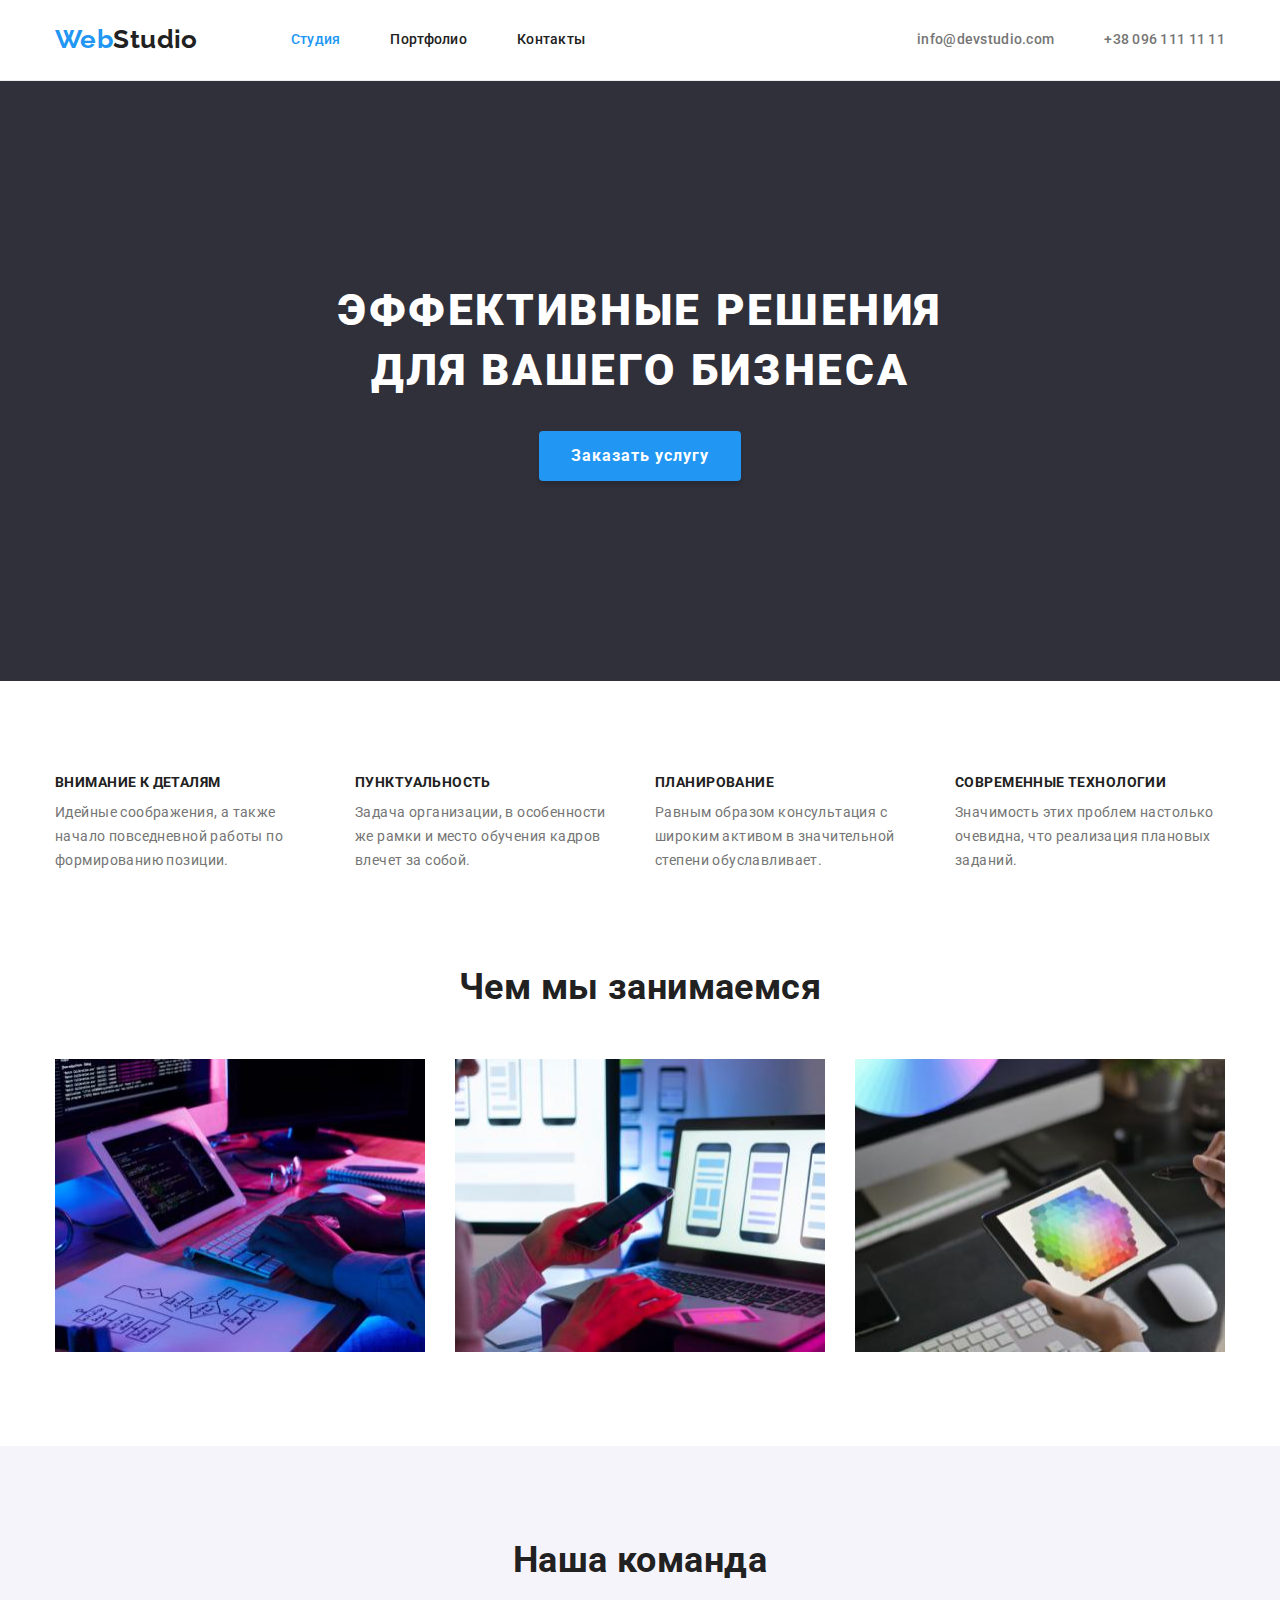
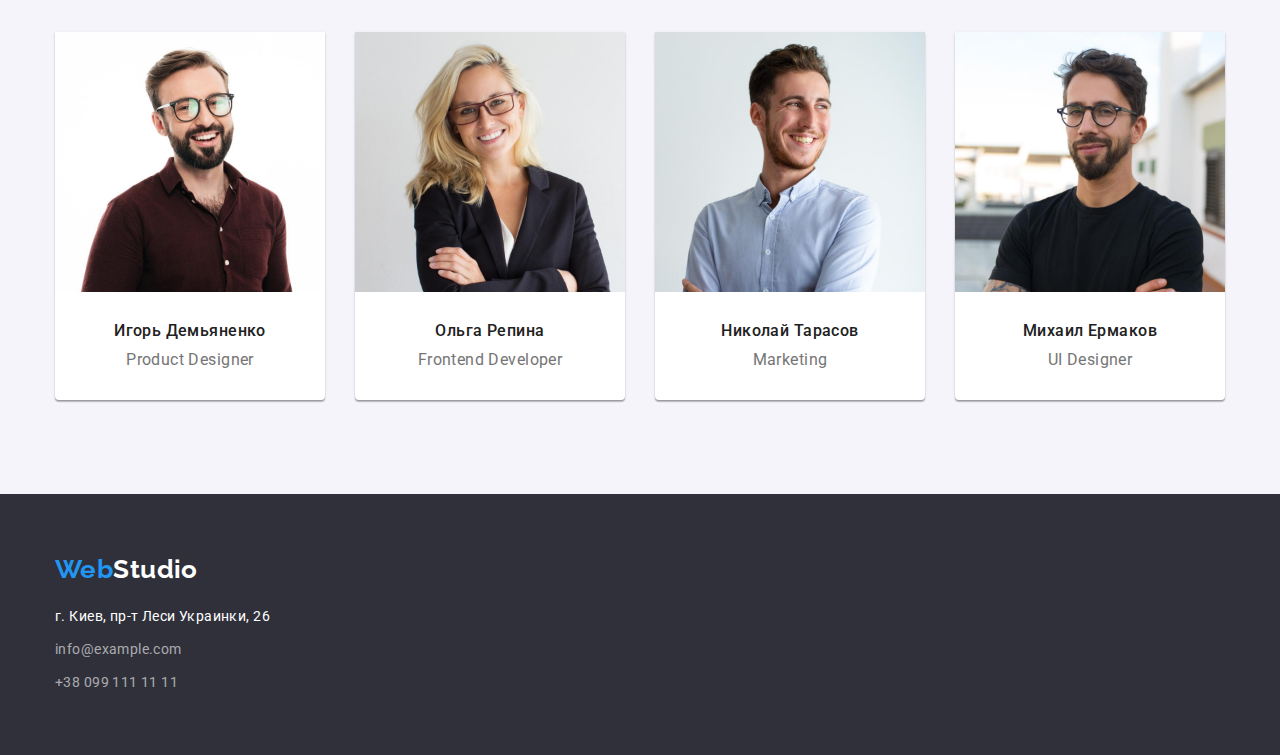
<file: index.html>
<!DOCTYPE html>
<html lang="ru">
  <head>
    <meta charset="UTF-8" />
    <meta http-equiv="X-UA-Compatible" content="IE=edge" />
    <meta name="viewport" content="width=device-width, initial-scale=1.0" />
    <title>WebStudio</title>
    <link
      href="https://fonts.googleapis.com/css2?family=Raleway:wght@700&family=Roboto:wght@400;500;700;900&display=swap"
      rel="stylesheet"
    />
    <link
      rel="stylesheet"
      href="https://cdnjs.cloudflare.com/ajax/libs/modern-normalize/0.6.0/modern-normalize.min.css"
    />
    <link rel="stylesheet" href="./css/styles.css" />
  </head>
  <body>
    <header class="page-header">
      <div class="container main-nav">
        <nav class="menu-nav">
          <a href="./index.html" class="logo-header link"
            ><span class="logo-accent">Web</span>Studio
          </a>
          <ul class="site-nav list">
            <li class="site-nav-item">
              <a href="./index.html" class="link current">Студия</a>
            </li>
            <li class="site-nav-item">
              <a href="./portfolio.html" class="link">Портфолио</a>
            </li>
            <li class="site-nav-item">
              <a href="./index.html" class="link">Контакты</a>
            </li>
          </ul>
        </nav>
        <ul class="site-contact list">
          <li class="site-contact-item">
            <a href="mailto:info@devstudio.com" class="link"
              >info@devstudio.com</a
            >
          </li>
          <li class="site-contact-item">
            <a href="tel:+380961111111" class="link">+38 096 111 11 11</a>
          </li>
        </ul>
      </div>
    </header>
    <main>
      <section class="section hero">
        <h1 class="hero-title">эффективные решения <br />для вашего бизнеса</h1>
        <button type="button" class="btn accent-btn">Заказать услугу</button>
      </section>

      <section class="section">
        <div class="container">
          <h2 class="heading-hidden">Перимущества</h2>

          <ul class="list benefits-list">
            <li class="benefits-item">
              <h3 class="benefits-title">Внимание к деталям</h3>
              <p class="benefits-text">
                Идейные соображения, а также начало повседневной работы по
                формированию позиции.
              </p>
            </li>
            <li class="benefits-item">
              <h3 class="benefits-title">Пунктуальность</h3>
              <p class="benefits-text">
                Задача организации, в особенности же рамки и место обучения
                кадров влечет за собой.
              </p>
            </li>
            <li class="benefits-item">
              <h3 class="benefits-title">Планирование</h3>
              <p class="benefits-text">
                Равным образом консультация с широким активом в значительной
                степени обуславливает.
              </p>
            </li>
            <li class="benefits-item">
              <h3 class="benefits-title">Современные технологии</h3>
              <p class="benefits-text">
                Значимость этих проблем настолько очевидна, что реализация
                плановых заданий.
              </p>
            </li>
          </ul>
        </div>
      </section>
      <section class="section section-works">
        <div class="container">
          <h2 class="section-title">Чем мы занимаемся</h2>
          <ul class="list works-list">
            <li class="works-item">
              <img src="./images/img-1.jpg" alt="Программирование сайта" />
            </li>
            <li class="works-item">
              <img src="./images/img-2.jpg" alt="Проверка макетов" />
            </li>
            <li class="works-item">
              <img src="./images/img-3.jpg" alt="Подбор цвета" />
            </li>
          </ul>
        </div>
      </section>
      <section class="section team">
        <div class="container">
          <h2 class="section-title">Наша команда</h2>
          <ul class="list team-list">
            <li class="team-list-item">
              <img src="./images/person-1.jpg" alt="Игорь Демьяненко" />

              <div class="team-card-content">
                <h3 class="team-list-title">Игорь Демьяненко</h3>
                <p lang="en" class="team-list-description">Product Designer</p>
              </div>
            </li>
            <li class="team-list-item">
              <img src="./images/person-2.jpg" alt="Ольга Репина" />
              <div class="team-card-content">
                <h3 class="team-list-title">Ольга Репина</h3>
                <p lang="en" class="team-list-description">
                  Frontend Developer
                </p>
              </div>
            </li>
            <li class="team-list-item">
              <img src="./images/person-3.jpg" alt="Николай Тарасов" />
              <div class="team-card-content">
                <h3 class="team-list-title">Николай Тарасов</h3>
                <p lang="en" class="team-list-description">Marketing</p>
              </div>
            </li>

            <li class="team-list-item">
              <img src="./images/person-4.jpg" alt="Михаил Ермаков" />
              <div class="team-card-content">
                <h3 class="team-list-title">Михаил Ермаков</h3>
                <p lang="en" class="team-list-description">UI Designer</p>
              </div>
            </li>
          </ul>
        </div>
      </section>
    </main>
    <footer class="footer page-footer">
      <div class="container">
        <a href="./index.html" class="logo-footer link"
          ><span class="logo-accent">Web</span>Studio
        </a>
        <address class="footer-address">
          <ul class="list footer-list">
            <li class="footer-list-item">
              <a
                href="https://goo.gl/maps/j5LTMicuxcYMiGvK8"
                target="_blank"
                rel="noreferrer noopener"
                class="link address"
              >
                г. Киев, пр-т Леси Украинки, 26
              </a>
            </li>
            <li class="footer-list-item">
              <a href="mailto:info@example.com" class="link"
                >info@example.com</a
              >
            </li>
            <li class="footer-list-item">
              <a href="tel:+380991111111" class="link">+38 099 111 11 11</a>
            </li>
          </ul>
        </address>
      </div>
    </footer>
  </body>
</html>
</file>
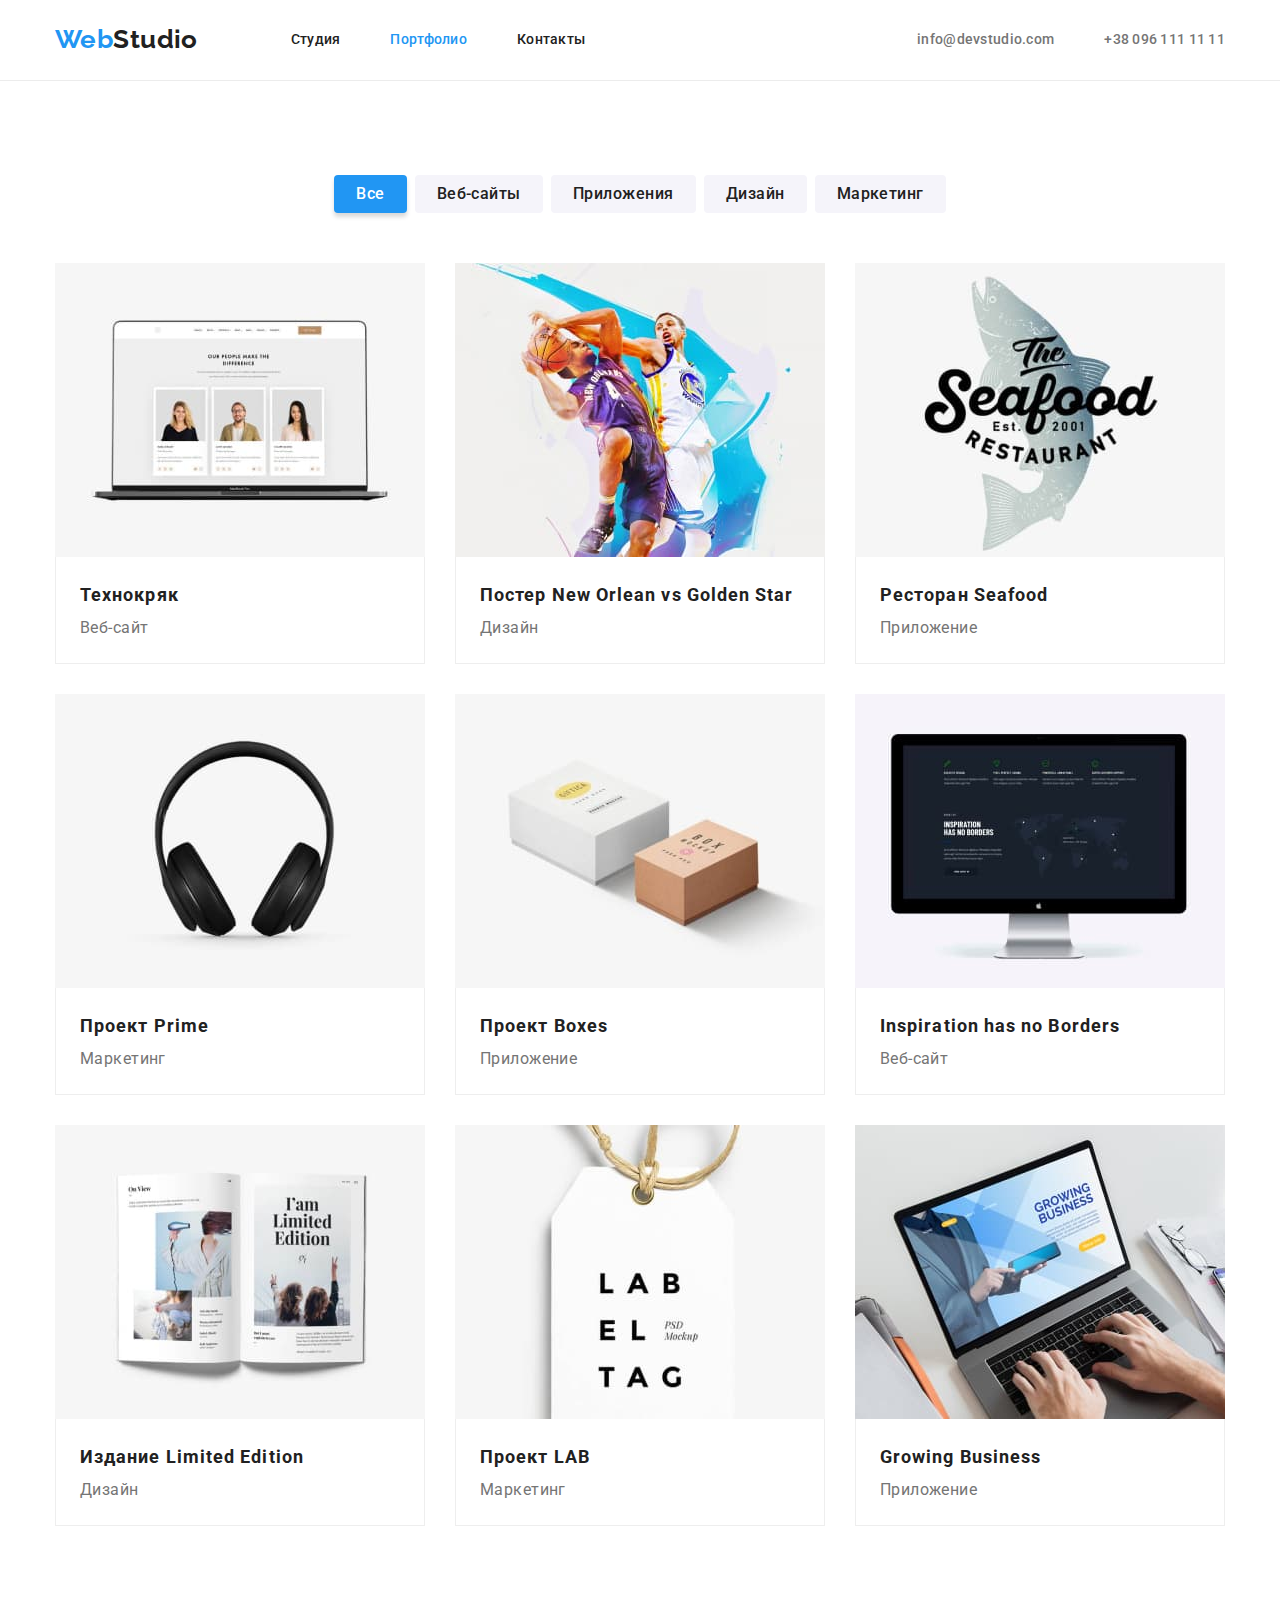
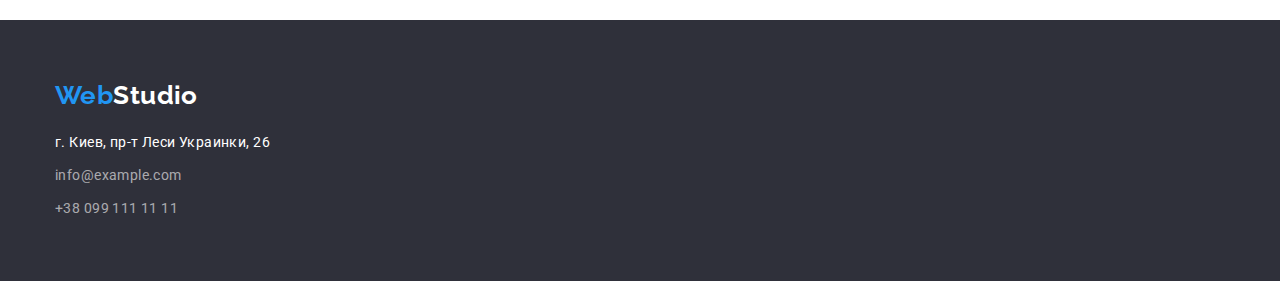
<file: portfolio.html>
<!DOCTYPE html>
<html lang="ru">
  <head>
    <meta charset="UTF-8" />
    <meta http-equiv="X-UA-Compatible" content="IE=edge" />
    <meta name="viewport" content="width=device-width, initial-scale=1.0" />
    <title>WebStudio</title>
    <link
      href="https://fonts.googleapis.com/css2?family=Raleway:wght@700&family=Roboto:wght@400;500;700;900&display=swap"
      rel="stylesheet"
    />
    <link
      rel="stylesheet"
      href="https://cdnjs.cloudflare.com/ajax/libs/modern-normalize/0.6.0/modern-normalize.min.css"
    />
    <link rel="stylesheet" href="./css/styles.css" />
  </head>
  <body>
    <header class="page-header">
      <div class="container main-nav">
        <nav class="menu-nav">
          <a href="./index.html" class="logo-header link"
            ><span class="logo-accent">Web</span>Studio
          </a>
          <ul class="site-nav list">
            <li class="site-nav-item">
              <a href="./index.html" class="link">Студия</a>
            </li>
            <li class="site-nav-item">
              <a href="./portfolio.html" class="link current">Портфолио</a>
            </li>
            <li class="site-nav-item">
              <a href="./index.html" class="link">Контакты</a>
            </li>
          </ul>
        </nav>
        <ul class="site-contact list">
          <li class="site-contact-item">
            <a href="mailto:info@devstudio.com" class="link"
              >info@devstudio.com</a
            >
          </li>
          <li class="site-contact-item">
            <a href="tel:+380961111111" class="link">+38 096 111 11 11</a>
          </li>
        </ul>
      </div>
    </header>
    <main>
      <section class="section">
        <div class="container">
          <h1 class="heading-hidden">Портфолио</h1>
          <ul class="list portfolio-buttons">
            <li>
              <button type="button" class="btn btn-portfolio">Все</button>
            </li>
            <li>
              <button type="button" class="btn">Веб-сайты</button>
            </li>
            <li>
              <button type="button" class="btn">Приложения</button>
            </li>
            <li>
              <button type="button" class="btn">Дизайн</button>
            </li>
            <li>
              <button type="button" class="btn">Маркетинг</button>
            </li>
          </ul>
          <ul class="portfolio-list list">
            <li class="portfolio-item">
              <img src="./images/portfolio-1.jpg" alt="Ноутбук" />

              <div class="portfolio-card-content">
                <h2 class="card-heading">Технокряк</h2>
                <p class="card-text">Веб-сайт</p>
              </div>
            </li>

            <li class="portfolio-item">
              <img
                src="./images/portfolio-2.jpg"
                alt="Постер New Orlean vs Golden Star"
              />

              <div class="portfolio-card-content">
                <h2 class="card-heading">
                  Постер <span lang="en">New Orlean vs Golden Star</span>
                </h2>
                <p class="card-text">Дизайн</p>
              </div>
            </li>
            <li class="portfolio-item">
              <img
                src="./images/portfolio-3.jpg"
                alt="Логотоп ресторана Seafood"
              />
              <div class="portfolio-card-content">
                <h2 class="card-heading">
                  Ресторан <span lang="en">Seafood</span>
                </h2>
                <p class="card-text">Приложение</p>
              </div>
            </li>
            <li class="portfolio-item">
              <img src="./images/portfolio-4.jpg" alt="Наушники" />
              <div class="portfolio-card-content">
                <h2 class="card-heading">
                  Проект <span lang="en">Prime</span>
                </h2>
                <p class="card-text">Маркетинг</p>
              </div>
            </li>
            <li class="portfolio-item">
              <img src="./images/portfolio-5.jpg" alt="Коробки" />
              <div class="portfolio-card-content">
                <h2 class="card-heading">
                  Проект <span lang="en">Boxes</span>
                </h2>
                <p class="card-text">Приложение</p>
              </div>
            </li>
            <li class="portfolio-item">
              <img src="./images/portfolio-6.jpg" alt="Монитор" />
              <div class="portfolio-card-content">
                <h2 class="card-heading">
                  <span lang="en">Inspiration has no Borders</span>
                </h2>
                <p class="card-text">Веб-сайт</p>
              </div>
            </li>
            <li class="portfolio-item">
              <img src="./images/portfolio-7.jpg" alt="Книга" />
              <div class="portfolio-card-content">
                <h2 class="card-heading">
                  Издание <span lang="en"> Limited Edition</span>
                </h2>
                <p class="card-text">Дизайн</p>
              </div>
            </li>
            <li class="portfolio-item">
              <img src="./images/portfolio-8.jpg" alt="Этикетка" />
              <div class="portfolio-card-content">
                <h2 class="card-heading">Проект<span lang="en"> LAB</span></h2>
                <p class="card-text">Маркетинг</p>
              </div>
            </li>
            <li class="portfolio-item">
              <img src="./images/portfolio-9.jpg" alt="Ноутбук" />
              <div class="portfolio-card-content">
                <h2 class="card-heading">
                  <span lang="en">Growing Business</span>
                </h2>
                <p class="card-text">Приложение</p>
              </div>
            </li>
          </ul>
        </div>
      </section>
    </main>
    <footer class="footer">
      <div class="container">
        <a href="./index.html" class="logo-footer link"
          ><span class="logo-accent">Web</span>Studio
        </a>
        <address class="footer-address">
          <ul class="list footer-list">
            <li class="footer-list-item">
              <a
                href="https://goo.gl/maps/j5LTMicuxcYMiGvK8"
                target="_blank"
                rel="noreferrer noopener"
                class="link address"
              >
                г. Киев, пр-т Леси Украинки, 26
              </a>
            </li>
            <li class="footer-list-item">
              <a href="mailto:info@example.com" class="link"
                >info@example.com</a
              >
            </li>
            <li class="footer-list-item">
              <a href="tel:+380991111111" class="link">+38 099 111 11 11</a>
            </li>
          </ul>
        </address>
      </div>
    </footer>
  </body>
</html>
</file>
<file: css/styles.css>
:root {
  --primary-text-color: #757575;
  --title-text-color: #212121;
  --accent-color: #2196f3;
  --primary-background-color: #ffffff;
  --hero-background-color: #2f303a;
  --button-background-color: #f5f4fa;
  --line-color: #ececec;
  --card-set-gap: 30px;
  --footer-address-color: rgba(255, 255, 255, 0.6);
}

html {
  box-sizing: border-box;
}

*,
*::before,
*::after {
  box-sizing: inherit;
}
p {
  margin: 0;
}
ul {
  margin: 0;
  padding: 0;
}

h1,
h2,
h3,
h4,
h5,
h6 {
  margin-top: 0;
  margin-bottom: 0;
}

img {
  display: block;
  max-width: 100%;
  height: a;
}
body {
  background-color: var(--primary-background-color);
  color: var(--primary-text-color);
  font-family: Roboto, sans-serif;
  letter-spacing: 0.03em;
  font-size: 14px;
  line-height: 1.14;
}

.container {
  width: 1200px;
  padding-left: 15px;
  padding-right: 15px;
  margin-right: auto;
  margin-left: auto;
}

.link {
  text-decoration: none;
}

.list {
  list-style-type: none;
}

.logo-header {
  color: var(--title-text-color);
  font-family: Raleway, sans-serif;
  font-size: 26px;
  font-weight: 700;
  line-height: 1.2;
}
.site-nav .link {
  color: var(--title-text-color);
  font-weight: 500;
  letter-spacing: 0.02em;
}

.section {
  padding-top: 94px;
  padding-bottom: 94px;
}

.site-nav .link:hover,
.site-nav .link:focus,
.site-nav .link.current,
.logo-accent {
  color: var(--accent-color);
}

.site-contact .link {
  color: var(--primary-text-color);
  font-weight: 500;
  letter-spacing: 0.02em;
}

.site-contact .link:hover,
.site-contact .link:focus {
  color: var(--accent-color);
}

.site-contact {
  display: flex;
}

.main-nav {
  display: flex;
  justify-content: space-between;
  align-items: center;
}

.menu-nav {
  display: flex;
  align-items: center;
}

.site-nav {
  display: flex;
}

.logo-header.link {
  padding-top: 24px;
  padding-bottom: 25px;
}

.site-nav-item > .link {
  display: block;
  padding: 32px 0;
}
.site-nav-item {
  margin-left: 50px;
}

.site-nav-item:first-child {
  margin-left: 93px;
}

.site-contact-item > .link {
  display: block;
  padding: 32px 0;
}

.site-contact-item:nth-child(2) {
  margin-left: 50px;
}

.section.hero {
  padding-bottom: 200px;
  padding-top: 200px;
  background-color: var(--hero-background-color);
  color: var(--primary-background-color);
  text-align: center;
}

.hero .hero-title {
  margin-bottom: var(--card-set-gap);
  font-weight: 900;
  font-size: 44px;
  line-height: 1.36;
  text-align: center;
  letter-spacing: 0.06em;
  text-transform: uppercase;
}
.page-header {
  border-bottom: 1px solid var(--line-color);
}
.btn {
  display: inline-block;
  background-color: var(--button-background-color);
  cursor: pointer;
  color: var(--title-text-color);
  font-family: inherit;
  font-weight: 500;
  font-size: 16px;
  line-height: 1.625;
  text-align: center;
  border: 0;
  letter-spacing: 0.03em;
  border-radius: 4px;
  padding: 6px 22px;
}
.btn:hover,
.btn:focus {
  background-color: var(--accent-color);
  color: var(--primary-background-color);
}

.accent-btn {
  padding: 10px 32px;
  background-color: var(--accent-color);
  color: var(--primary-background-color);
  font-weight: 700;
  line-height: 1.875;
  letter-spacing: 0.06em;
  box-shadow: 0px 4px 4px rgba(0, 0, 0, 0.15);
  border-radius: 4px;
  min-width: 200px;
}

.btn-portfolio {
  background-color: var(--accent-color);
  color: var(--primary-background-color);
  box-shadow: 0px 4px 4px rgba(0, 0, 0, 0.15);
}

.heading-hidden {
  display: none;
}

.benefits-list {
  display: flex;
  margin-right: calc(-1 * var(--card-set-gap));
}

.benefits-item {
  flex-basis: calc((100% / 4) - var(--card-set-gap));
  margin-right: var(--card-set-gap);
}

.benefits-item > .benefits-text {
  line-height: 1.714;
}

.section-title {
  color: var(--title-text-color);
  font-weight: 700;
  font-size: 36px;
  line-height: 1.16;
  text-align: center;
}

.team {
  background-color: var(--button-background-color);
}

.team-list {
  display: flex;
  justify-content: space-between;
  margin-right: calc(-1 * var(--card-set-gap));
}

.team-list-item {
  margin-right: var(--card-set-gap);
  flex-basis: calc((100% / 4) - var(--card-set-gap));
  border-radius: 0px 0px 4px 4px;
  overflow: hidden;
  background-color: var(--primary-background-color);
  box-shadow: 0px 1px 3px rgba(0, 0, 0, 0.12), 0px 1px 1px rgba(0, 0, 0, 0.14),
    0px 2px 1px rgba(0, 0, 0, 0.2);
}

.team-card-content > .team-list-title {
  margin-bottom: 10px;
  color: var(--title-text-color);
  font-weight: 500;
  font-size: 16px;
  line-height: 1.18;
  text-align: center;
}

.team-card-content {
  padding: 30px 0;
}

.team-card-content > .team-list-description {
  font-size: 16px;
  line-height: 1.18;
  text-align: center;
}

.footer {
  padding: 60px 0;
  background-color: var(--hero-background-color);
}

.logo-footer {
  color: var(--primary-background-color);
  font-family: Raleway, sans-serif;
  font-size: 26px;
  font-weight: 700;
  line-height: 1.2;
}

.footer-list-item .link {
  color: var(--footer-address-color);
  font-style: normal;
  line-height: 1.71;
}

.footer-address {
  font-style: normal;
}
.footer-list-item > .link.address {
  color: var(--primary-background-color);
}
.footer-list-item .link:hover,
.footer-list-item .link:focus {
  color: var(--accent-color);
}

.portfolio-item .card-heading {
  color: var(--title-text-color);
  font-weight: 700;
  font-size: 18px;
  line-height: 2;
  letter-spacing: 0.06em;
}

.section.section-works {
  padding-top: 0;
}

.works-list {
  display: flex;
  margin-right: calc(-1 * var(--card-set-gap));
  justify-content: center;
}
.works-list > .works-item {
  margin-right: var(--card-set-gap);
  flex-basis: calc((100% / 3) - var(--card-set-gap));
}

.benefits-title {
  margin-bottom: 10px;
  color: var(--title-text-color);
  font-weight: 700;
  text-transform: uppercase;
  font-size: 14px;
}
.section-works .section-title,
.team .section-title {
  margin-bottom: 50px;
}

.footer .logo-footer {
  display: block;
  margin-bottom: 20px;
}

.footer-list-item:not(:last-child) {
  display: block;
  margin-bottom: 9px;
}

.portfolio-buttons {
  display: flex;
  margin-bottom: 50px;
  justify-content: center;
}

.portfolio-buttons li:not(:last-child) {
  margin-right: 8px;
}
.portfolio-item .card-text {
  font-size: 16px;
  line-height: 1.875;
}

.portfolio-list {
  display: flex;
  flex-wrap: wrap;
  margin-right: calc(-1 * var(--card-set-gap));
  margin-bottom: calc(-1 * var(--card-set-gap));
}

.portfolio-item {
  margin-right: var(--card-set-gap);
  margin-bottom: var(--card-set-gap);
  flex-basis: calc((100% / 3) - var(--card-set-gap));
}

.portfolio-card-content {
  padding: 20px 24px;
  border: 1px solid #eeeeee;
  border-top: 0;
}
</file>
